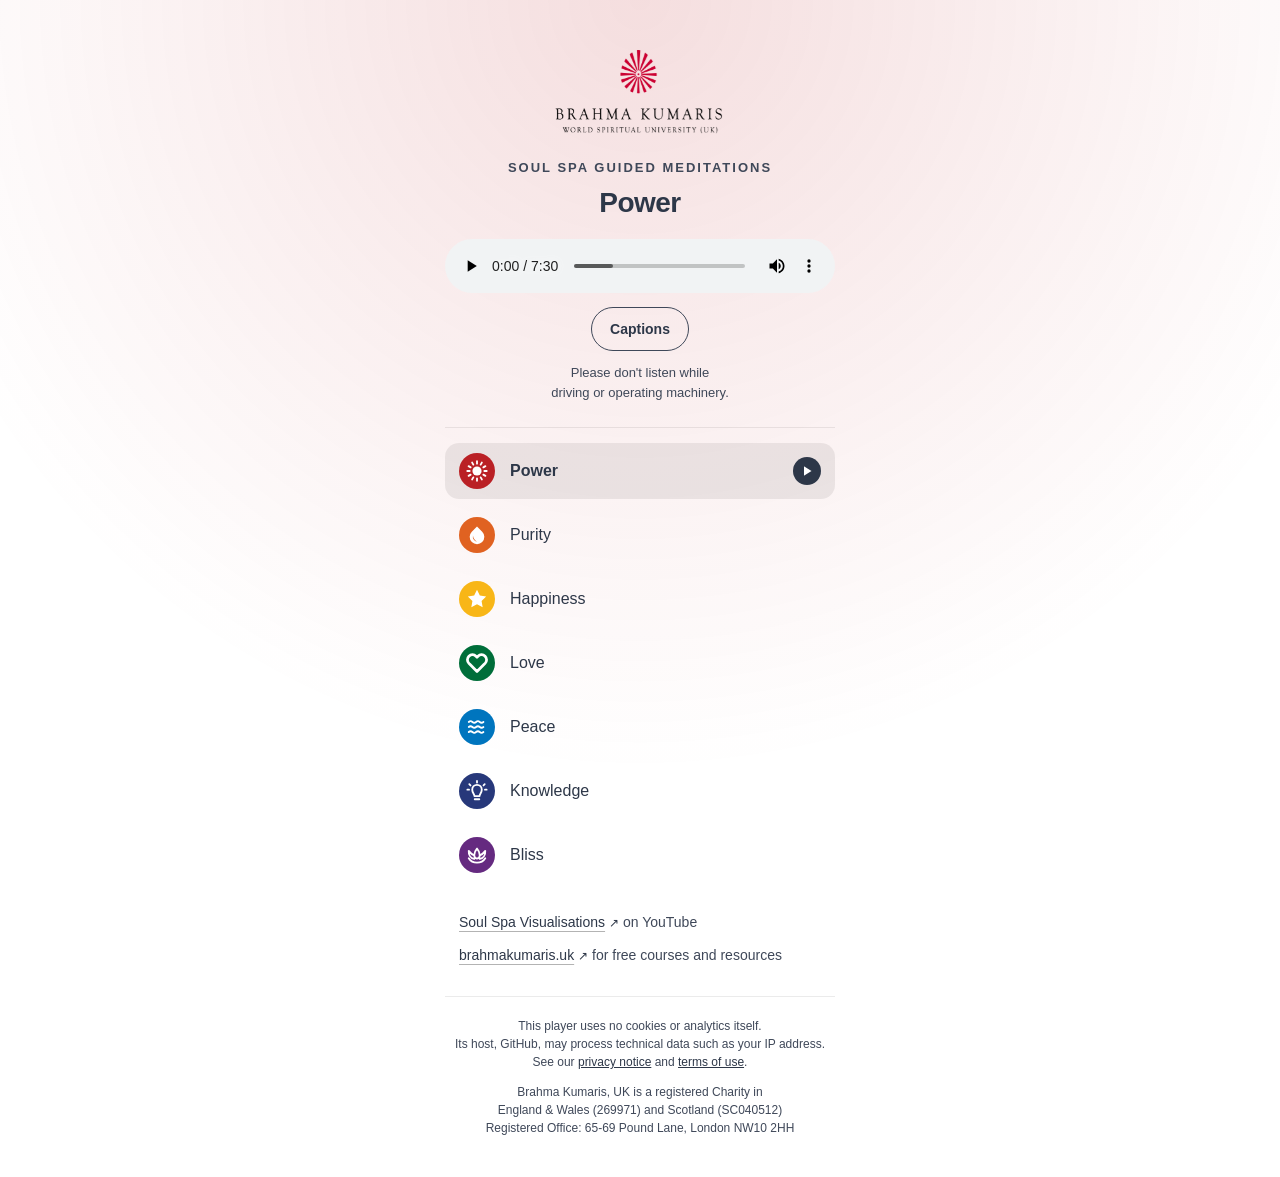
<file: index.html>
<!DOCTYPE html>
<html lang="en">
<head>
    <meta charset="UTF-8">
    <meta name="viewport" content="width=device-width, initial-scale=1.0">
    <meta name="robots" content="noindex">
    <meta name="referrer" content="no-referrer">
    <meta name="color-scheme" content="light dark">

    <!-- CSP: only same-origin files. No inline code, so styles.css and app.js can be edited freely. -->
    <meta http-equiv="Content-Security-Policy" content="default-src 'none'; img-src 'self' data:; media-src 'self'; style-src 'self'; script-src 'self'; base-uri 'none'; form-action 'none'">
    <link rel="icon" href="data:image/svg+xml,<svg xmlns=%22http://www.w3.org/2000/svg%22 viewBox=%220 0 100 100%22><text y=%22.9em%22 font-size=%2290%22>🎧</text></svg>">

    <title>Soul Spa Guided Meditations</title>

    <link rel="stylesheet" href="styles.css?v=13">
</head>
<body>
    <noscript><p class="noscript">Please enable JavaScript to use the audio guide.</p></noscript>

    <main class="player-card">
        <section class="now-playing-section" aria-labelledby="current-title">
            <img src="bk-logo.jpg" alt="Brahma Kumaris UK" class="org-logo" id="org-logo" width="190" height="80">

            <h1 class="page-title">Soul Spa Guided Meditations</h1>
            <h2 class="track-title" id="current-title" aria-live="polite">Loading...</h2>

            <audio id="audio-player" controls controlsList="nodownload" preload="metadata">
                <source id="audio-source" type="audio/mpeg">
                Your browser does not support the audio element.
            </audio>

            <button id="captions-toggle" class="captions-toggle" type="button" aria-pressed="false" hidden>Captions</button>
            <p id="captions" class="captions" hidden></p>

            <p class="safety-note">Please don't listen while driving or operating machinery.</p>

            <p id="audio-error" role="alert" hidden>Sorry, this audio track could not be loaded. Please check your connection and try again.</p>

        </section>

        <section aria-label="Meditations">
            <ul class="playlist-section" id="playlist-container" role="list"></ul>
        </section>

        <nav class="more-links" aria-label="More resources">
            <p><a href="https://www.youtube.com/playlist?list=PLLq9bWK3m2Do" target="_blank" rel="noopener noreferrer">Soul Spa Visualisations<span class="visually-hidden"> (opens in a new tab)</span></a> on YouTube</p>
            <p><a href="https://brahmakumaris.uk" target="_blank" rel="noopener noreferrer">brahmakumaris.uk<span class="visually-hidden"> (opens in a new tab)</span></a> for free courses and resources</p>
        </nav>

        <footer class="privacy-footer">
            <p>This player uses no cookies or analytics itself.<br>Its host, GitHub, may process technical data such as your IP address.<br>See our
                <a href="https://brahmakumaris.uk/privacy-policy/" target="_blank" rel="noopener noreferrer">privacy notice<span class="visually-hidden"> (opens in a new tab)</span></a> and
                <a href="https://brahmakumaris.uk/terms-of-use" target="_blank" rel="noopener noreferrer">terms of use<span class="visually-hidden"> (opens in a new tab)</span></a>.</p>

            <p class="charity-details">
                Brahma Kumaris, UK is a registered Charity in England &amp; Wales (269971) and Scotland&nbsp;(SC040512)<br>
                Registered Office: 65-69 Pound Lane, London NW10 2HH
            </p>
        </footer>
    </main>

    <script src="captions.js?v=7"></script>
    <script src="app.js?v=8"></script>
</body>
</html>
</file>
<file: styles.css>
/* Animatable glow channels (browsers without @property just switch instantly) */
@property --glow-r { syntax: '<number>'; inherits: true; initial-value: 74; }
@property --glow-g { syntax: '<number>'; inherits: true; initial-value: 85; }
@property --glow-b { syntax: '<number>'; inherits: true; initial-value: 104; }
@property --glow-alpha { syntax: '<number>'; inherits: true; initial-value: 0.15; }
@property --glow-size { syntax: '<percentage>'; inherits: true; initial-value: 70%; }

:root {
    color-scheme: light dark;
    --text-main: #2d3748;   /* 10.6:1 on white */
    --text-muted: #3f4859;  /* 9.5:1 on white; dark enough to stay >= 4.5:1 under the colour bloom */
    --accent-contrast: #fff;
    --error: #c53030;       /* 5.5:1 on white */
    --highlight: rgba(0, 0, 0, 0.08);
    --hover-bg: rgba(0, 0, 0, 0.04);
    --active-bg: rgba(0, 0, 0, 0.07);
    --accent: #4a5568;      /* decorative only: never used for text */
    --glow-alpha: 0.15;
    --glow-peak: 0.35;      /* strongest the colour wash gets. Capped so text keeps >= 4.5:1 contrast */
    --glow-size: 70%;
    /* Slow fade back to the resting glow */
    transition: --glow-r 1s ease, --glow-g 1s ease, --glow-b 1s ease, --glow-alpha 6s ease-out, --glow-size 6s ease-out;
}

/* Colour bloom: added by app.js for the first seconds of a track, while the colour is named */
:root.bloom {
    --glow-alpha: var(--glow-peak);
    --glow-size: 100%;
    transition: --glow-r 1s ease, --glow-g 1s ease, --glow-b 1s ease, --glow-alpha 1.2s ease-out, --glow-size 2s ease-out;
}

@media (prefers-color-scheme: dark) {
    :root {
        --text-main: #edf2f7;
        --text-muted: #cbd5e0;
        --accent-contrast: #1a202c;
        --error: #fc8181;
        --highlight: rgba(255, 255, 255, 0.14);
        --hover-bg: rgba(255, 255, 255, 0.08);
        --active-bg: rgba(255, 255, 255, 0.14);
        --glow-alpha: 0.25;
        --glow-peak: 0.4;
    }
    .org-logo { mix-blend-mode: normal; background: #fff; padding: 8px; border-radius: 8px; }
    .track-symbol { color: var(--ink-dark); }
}

*, *::before, *::after { box-sizing: border-box; }

body {
    font-family: -apple-system, BlinkMacSystemFont, "Segoe UI", Roboto, Helvetica, Arial, sans-serif;
    color: var(--text-main);
    margin: 0;
    padding: 20px;
    display: flex;
    flex-direction: column;
    align-items: center;
    min-height: 100vh;
    min-height: 100dvh;
    background-color: transparent;
}

/* Ambient glow. A fixed pseudo-element instead of background-attachment: fixed, which iOS Safari renders badly. */
body::before {
    content: "";
    position: fixed;
    inset: 0;
    z-index: -1;
    pointer-events: none;
    background-image: radial-gradient(circle at 50% 0%, rgb(var(--glow-r) var(--glow-g) var(--glow-b) / var(--glow-alpha)) 0%, transparent var(--glow-size));
    background-repeat: no-repeat;
}

.player-card { padding: 20px 15px; width: 100%; max-width: 420px; display: flex; flex-direction: column; }

.org-logo { display: block; margin: 0 auto 20px; width: 190px; max-width: 100%; height: auto; mix-blend-mode: multiply; }

.now-playing-section { text-align: center; padding-bottom: 25px; border-bottom: 1px solid var(--highlight); margin-bottom: 15px; }

.page-title { font-size: 13px; text-transform: uppercase; letter-spacing: 2px; font-weight: 600; color: var(--text-muted); margin: 0 0 12px; }

.track-title { font-size: 28px; font-weight: 700; margin: 0 0 20px; letter-spacing: -0.5px; }

audio { width: 100%; margin: 0; display: block; outline: none; border: none; background-color: transparent; }

.safety-note { font-size: 13px; color: var(--text-muted); margin: 12px auto 0; line-height: 1.5; max-width: 30ch; text-wrap: balance; }

#audio-error { color: var(--error); font-size: 14px; margin: 10px 0 0; }

.privacy-footer a:focus-visible,
.track-link:focus-visible { outline: 2px solid var(--text-main); outline-offset: 2px; }


.playlist-section { display: flex; flex-direction: column; gap: 8px; list-style: none; padding: 0; margin: 0; }

.track-link {
    display: flex; align-items: center; justify-content: space-between;
    padding: 10px 14px; color: var(--text-main); border-radius: 14px;
    transition: background-color 0.2s ease; cursor: pointer;
    background: transparent; border: none; width: 100%; text-align: left; font-family: inherit;
}

.track-left-content { display: flex; align-items: center; gap: 15px; }
.track-title-text { font-size: 16px; font-weight: 500; }

.track-symbol {
    width: 36px; height: 36px; border-radius: 50%;
    display: flex; align-items: center; justify-content: center; flex-shrink: 0;
    color: var(--ink-light);              /* dark shade on light mode, bright shade on dark mode */
    background-color: var(--tint);
}

.play-indicator {
    width: 28px; height: 28px;
    background-color: var(--highlight); color: var(--text-main);
    border-radius: 50%; display: inline-flex; align-items: center; justify-content: center;
    flex-shrink: 0; transition: all 0.2s ease; opacity: 0;
}
.play-indicator::before { content: ""; width: 8px; height: 10px; margin-left: 1px; background: currentColor; clip-path: polygon(0 0, 100% 50%, 0 100%); }
.play-indicator.is-playing::before { margin-left: 0; clip-path: none; background: linear-gradient(to right, currentColor 0 3px, transparent 3px 5px, currentColor 5px 8px); }

@media (hover: hover) {
    .track-link:hover { background-color: var(--hover-bg); }
    .track-link:hover .play-indicator { opacity: 1; }
}
.track-link:active { background-color: var(--hover-bg); }
.track-link.active { background-color: var(--active-bg); }
.track-link.active .track-title-text { font-weight: 700; }
.track-link.active .play-indicator { opacity: 1; background-color: var(--text-main); color: var(--accent-contrast); }

.more-links { margin-top: 24px; padding-left: 14px; text-align: left; font-size: 14px; line-height: 1.5; color: var(--text-muted); } /* 14px lines up with the track symbols */
.more-links p { margin: 0; }
.more-links p + p { margin-top: 2px; }
.more-links a { display: inline-block; padding: 5px 0; color: var(--text-main); font-weight: 500; text-decoration: underline; text-decoration-thickness: 1px; text-decoration-color: rgba(128, 128, 128, 0.6); text-underline-offset: 4px; transition: text-decoration-color 0.2s ease; }
.more-links a::after { content: "\2197"; content: "\2197" / ""; display: inline-block; margin-left: 4px; font-size: 0.85em; font-weight: 400; } /* small arrow = opens elsewhere */
.more-links a:hover { text-decoration-color: currentColor; }
.more-links a:focus-visible { outline: 2px solid var(--text-main); outline-offset: 2px; border-radius: 3px; }

.privacy-footer { margin-top: 25px; padding-top: 20px; border-top: 1px solid var(--highlight); font-size: 12px; color: var(--text-muted); text-align: center; line-height: 1.5; }
.privacy-footer p { margin: 0; }
.privacy-footer a { color: var(--text-main); text-decoration: underline; }
.privacy-footer .charity-details { margin-top: 12px; text-wrap: balance; }
.noscript { text-align: center; padding: 20px; font-size: 14px; }
.visually-hidden { position: absolute; width: 1px; height: 1px; margin: -1px; padding: 0; overflow: hidden; clip: rect(0, 0, 0, 0); white-space: nowrap; border: 0; }

@media (forced-colors: active) {
    .track-link.active { outline: 2px solid Highlight; }
    .track-symbol { forced-color-adjust: none; }
}

@media (prefers-reduced-motion: reduce) {
    :root, .track-link, .play-indicator { transition: none; }
}

/* Captions button + live caption box */
.captions-toggle { margin: 14px auto 0; display: block; font: inherit; font-size: 14px; font-weight: 600; padding: 10px 18px; min-height: 44px; border-radius: 22px; cursor: pointer; color: var(--text-main); background: transparent; border: 1.5px solid var(--text-muted); }
.captions-toggle[aria-pressed="true"] { background: var(--text-main); color: var(--accent-contrast); border-color: var(--text-main); }
.captions-toggle:focus-visible { outline: 2px solid var(--text-main); outline-offset: 2px; }
.captions { white-space: pre-line; text-wrap: pretty; text-wrap: balance; margin: 12px 0 0; padding: 12px 10px; min-height: 5.4em; background: var(--hover-bg); border-radius: 12px; font-size: 17px; font-size: clamp(15px, 4.4vw, 17px); line-height: 1.45; text-align: center; color: var(--text-main); }

.captions-toggle[hidden], .captions[hidden] { display: none; }
</file>
